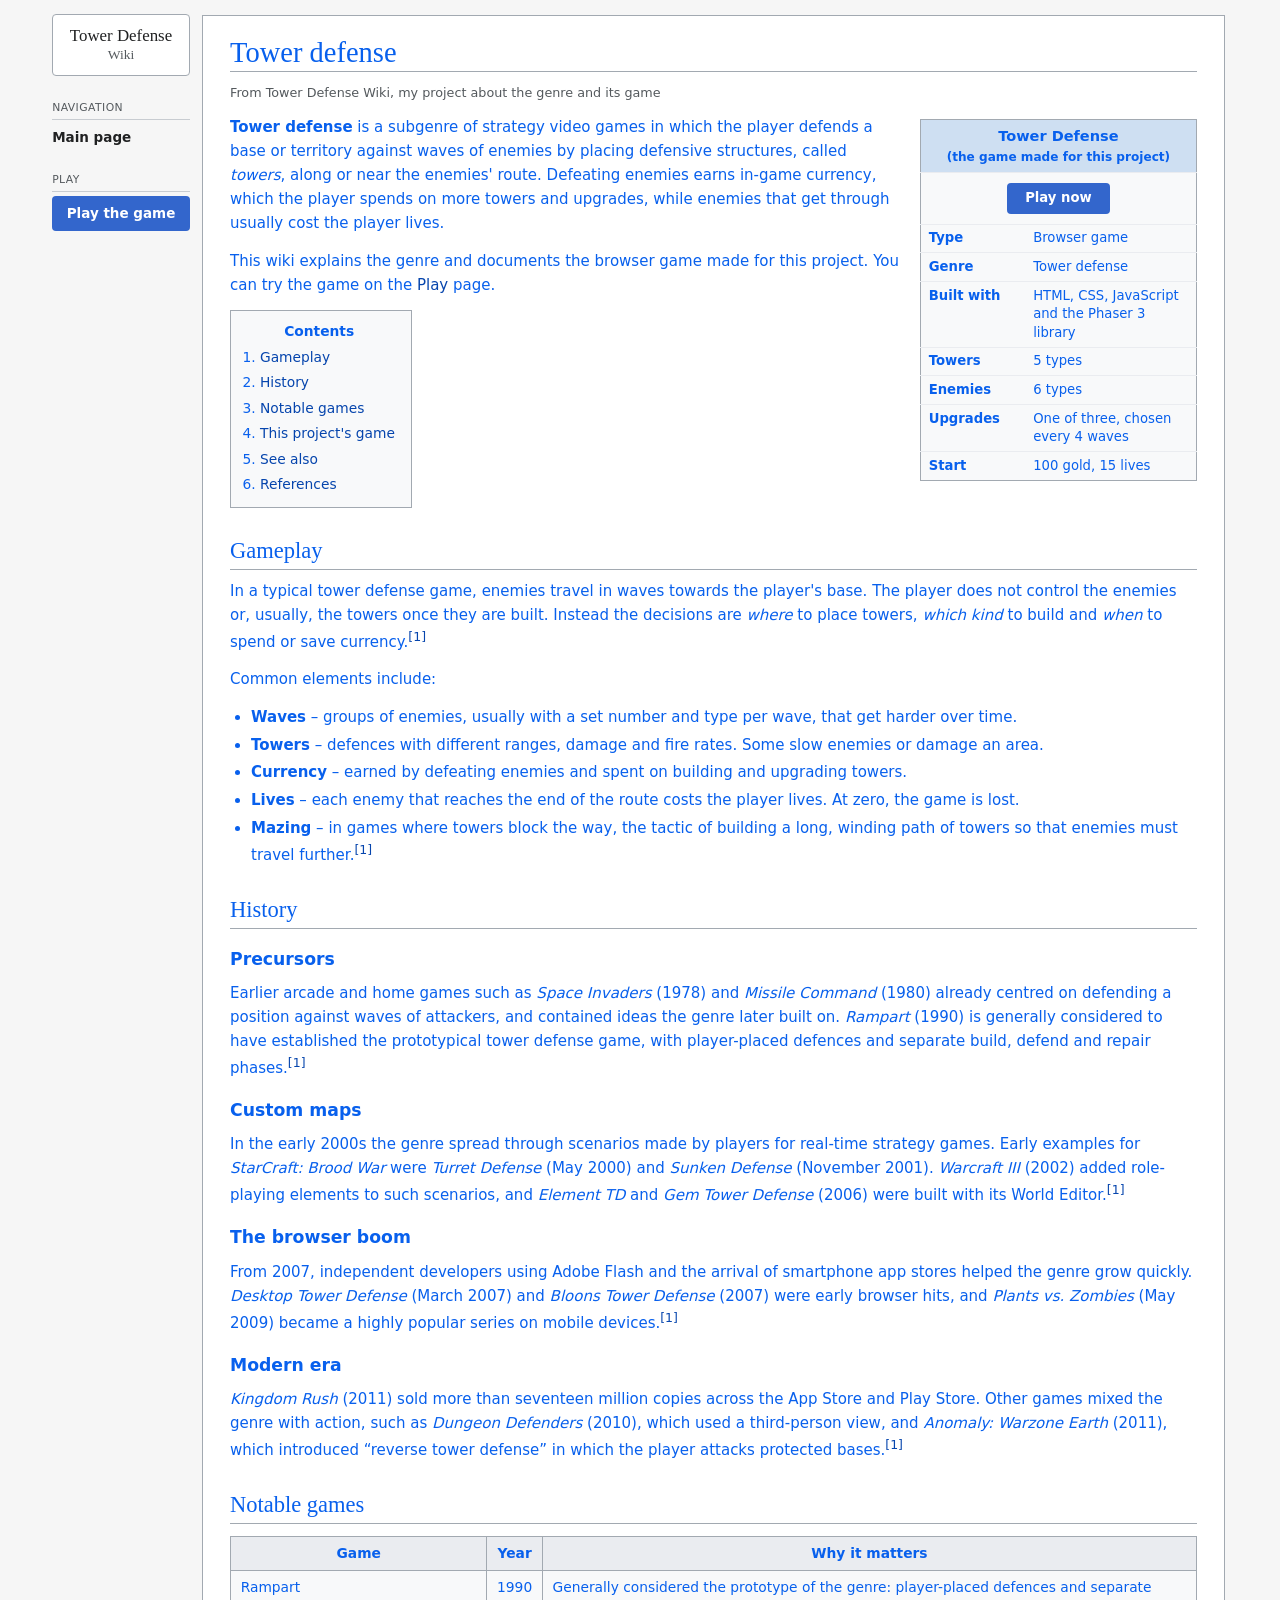
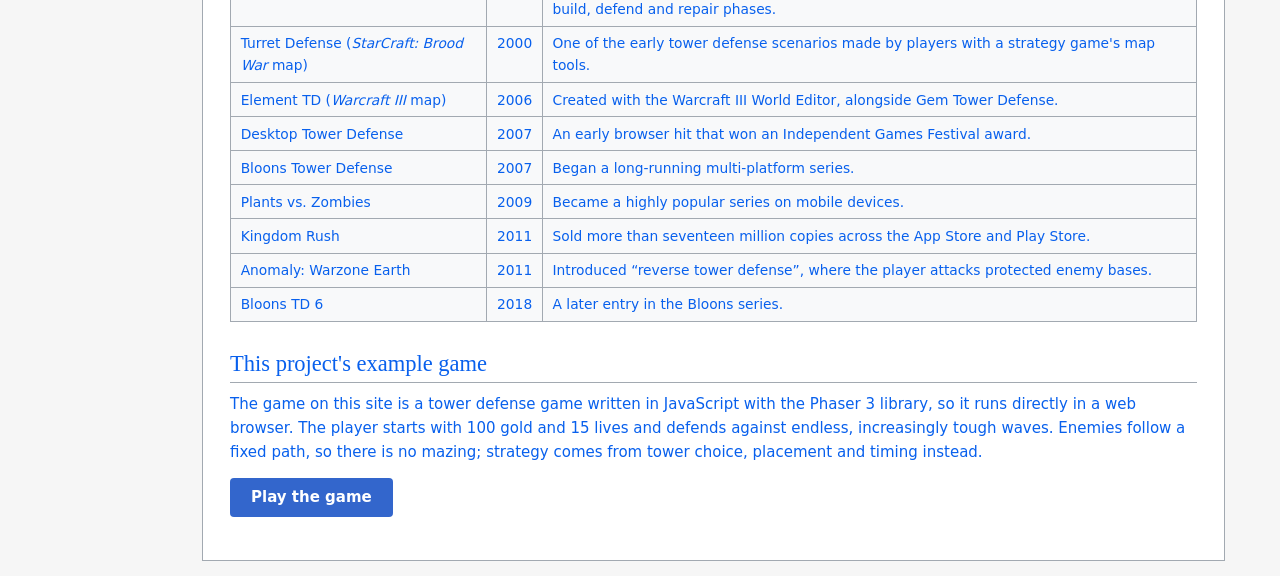
<file: index.html>
<!DOCTYPE html>

<!-- The html element contains the entire webpage -->
<html lang="en">

<head>
  <!-- Sets the character encoding so special characters display correctly -->
  <meta charset="UTF-8">

  <!-- Helps the website fit different screen sizes, including mobile phones -->
  <meta name="viewport" content="width=device-width, initial-scale=1.0">

  <!-- Sets the title displayed in the browser tab -->
  <title>Tower defense - Tower Defense Wiki</title>

  <!-- Connects this HTML page to the CSS file that controls its appearance -->
  <link rel="stylesheet" href="style.css">
</head>

<body>

<!-- Main container that groups the sidebar and page content -->
<div class="layout">

  <!-- SIDEBAR: contains the logo and navigation links -->
  <nav class="sidebar">

    <!-- Website logo; clicking it takes the visitor to the main page -->
    <a class="logo" href="index.html">Tower Defense<span>Wiki</span></a>

    <!-- Navigation menu -->
    <div class="portlet">
      <h3>Navigation</h3>
      <ul>
        <!-- Link to the main page; active identifies the current page for CSS styling -->
        <li><a href="index.html" class="active">Main page</a></li>
      </ul>
    </div>

    <!-- Section containing the link to play the game -->
    <div class="portlet">
      <h3>Play</h3>
      <a class="play-link" href="play.html">Play the game</a>
    </div>

  </nav>

  <!-- MAIN CONTENT: contains the information displayed on the page -->
  <main class="content">

    <!-- Main heading of the webpage -->
    <h1>Tower defense</h1>

    <!-- Short description displayed below the main heading -->
    <p class="tagline">From Tower Defense Wiki, my project about the genre and its game</p>

    <!-- INFOBOX: a table containing basic information about the game -->
    <table class="infobox">

      <!-- Caption gives the table a title; br starts a new line and small makes the subtitle smaller -->
      <caption>Tower Defense<br><small>(the game made for this project)</small></caption>

      <!-- colspan="2" makes this cell span two columns -->
      <tr>
        <td colspan="2" class="center">
          <!-- Link styled like a button using the CSS class button -->
          <a class="button" href="play.html">Play now</a>
        </td>
      </tr>

      <!-- Each tr creates a table row; th is a heading cell and td is a data cell -->
      <tr><th>Type</th><td>Browser game</td></tr>
      <tr><th>Genre</th><td>Tower defense</td></tr>
      <tr><th>Built with</th><td>HTML, CSS, JavaScript and the Phaser 3 library</td></tr>
      <tr><th>Towers</th><td>5 types</td></tr>
      <tr><th>Enemies</th><td>6 types</td></tr>
      <tr><th>Upgrades</th><td>One of three, chosen every 4 waves</td></tr>
      <tr><th>Start</th><td>100 gold, 15 lives</td></tr>

    </table>

    <!-- INTRODUCTION: explains what the tower defense genre is -->
    <p><b>Tower defense</b> is a subgenre of strategy video games in which the player defends a base or
    territory against waves of enemies by placing defensive structures, called <em>towers</em>, along or near the
    enemies' route. Defeating enemies earns in-game currency, which the player spends on more towers and upgrades,
    while enemies that get through usually cost the player lives.</p>

    <!-- Introduces the purpose of this wiki and links to the game page -->
    <p>This wiki explains the genre and documents the browser game made for this project. You can try the game on the
    <a href="play.html">Play</a> page.</p>

    <!-- TABLE OF CONTENTS: links to sections further down this page -->
    <div class="toc">
      <strong>Contents</strong>

      <!-- An ordered list automatically numbers the contents -->
      <ol>
        <!-- Each href beginning with # links to an element with the matching id -->
        <li><a href="#gameplay">Gameplay</a></li>
        <li><a href="#history">History</a></li>
        <li><a href="#notable">Notable games</a></li>
        <li><a href="#this-game">This project's game</a></li>
        <li><a href="#see-also">See also</a></li>
        <li><a href="#references">References</a></li>
      </ol>
    </div>

    <!-- GAMEPLAY SECTION: explains the basic rules of tower defense games -->
    <h2 id="gameplay">Gameplay</h2>

    <p>In a typical tower defense game, enemies travel in waves towards the player's base. The player does not control
    the enemies or, usually, the towers once they are built. Instead the decisions are <em>where</em> to place towers,
    <em>which kind</em> to build and <em>when</em> to spend or save currency.<sup><a href="#ref1">[1]</a></sup></p>

    <!-- Unordered list of common tower defense mechanics -->
    <p>Common elements include:</p>
    <ul>
      <li><b>Waves</b> – groups of enemies, usually with a set number and type per wave, that get harder over time.</li>
      <li><b>Towers</b> – defences with different ranges, damage and fire rates. Some slow enemies or damage an area.</li>
      <li><b>Currency</b> – earned by defeating enemies and spent on building and upgrading towers.</li>
      <li><b>Lives</b> – each enemy that reaches the end of the route costs the player lives. At zero, the game is lost.</li>
      <li><b>Mazing</b> – in games where towers block the way, the tactic of building a long, winding path of towers
      so that enemies must travel further.<sup><a href="#ref1">[1]</a></sup></li>
    </ul>

    <!-- HISTORY SECTION: describes how the genre developed over time -->
    <h2 id="history">History</h2>

    <!-- Subsection about games that influenced the genre -->
    <h3 id="precursors">Precursors</h3>
    <p>Earlier arcade and home games such as <em>Space Invaders</em> (1978) and <em>Missile Command</em> (1980) already
    centred on defending a position against waves of attackers, and contained ideas the genre later built on.
    <em>Rampart</em> (1990) is generally considered to have established the prototypical tower defense game, with
    player-placed defences and separate build, defend and repair phases.<sup><a href="#ref1">[1]</a></sup></p>

    <!-- Subsection about tower defense maps created by players -->
    <h3 id="custom-maps">Custom maps</h3>
    <p>In the early 2000s the genre spread through scenarios made by players for real-time strategy games. Early
    examples for <em>StarCraft: Brood War</em> were <em>Turret Defense</em> (May 2000) and <em>Sunken Defense</em>
    (November 2001). <em>Warcraft III</em> (2002) added role-playing elements to such scenarios, and
    <em>Element TD</em> and <em>Gem Tower Defense</em> (2006) were built with its World Editor.<sup><a href="#ref1">[1]</a></sup></p>

    <!-- Subsection about the popularity of browser-based games -->
    <h3 id="browser-boom">The browser boom</h3>
    <p>From 2007, independent developers using Adobe Flash and the arrival of smartphone app stores helped the genre
    grow quickly. <em>Desktop Tower Defense</em> (March 2007) and <em>Bloons Tower Defense</em> (2007) were early
    browser hits, and <em>Plants vs. Zombies</em> (May 2009) became a highly popular series on mobile devices.<sup><a href="#ref1">[1]</a></sup></p>

    <!-- Subsection about more recent tower defense games -->
    <h3 id="modern">Modern era</h3>
    <p><em>Kingdom Rush</em> (2011) sold more than seventeen million copies across the App Store and Play Store.
    Other games mixed the genre with action, such as <em>Dungeon Defenders</em> (2010), which used a third-person view,
    and <em>Anomaly: Warzone Earth</em> (2011), which introduced “reverse tower defense” in which the player
    attacks protected bases.<sup><a href="#ref1">[1]</a></sup></p>

    <!-- NOTABLE GAMES SECTION: a table comparing important games -->
    <h2 id="notable">Notable games</h2>

    <!-- This wrapper may allow the table to scroll on narrow screens, depending on the CSS -->
    <div class="table-wrap">
      <table class="wikitable">

        <!-- Column headings for the table -->
        <tr><th>Game</th><th>Year</th><th>Why it matters</th></tr>

        <!-- Each row contains a game's name, release year and significance -->
        <tr><td>Rampart</td><td class="num">1990</td><td>Generally considered the prototype of the genre: player-placed defences and separate build, defend and repair phases.</td></tr>
        <tr><td>Turret Defense (<em>StarCraft: Brood War</em> map)</td><td class="num">2000</td><td>One of the early tower defense scenarios made by players with a strategy game's map tools.</td></tr>
        <tr><td>Element TD (<em>Warcraft III</em> map)</td><td class="num">2006</td><td>Created with the Warcraft III World Editor, alongside Gem Tower Defense.</td></tr>
        <tr><td>Desktop Tower Defense</td><td class="num">2007</td><td>An early browser hit that won an Independent Games Festival award.</td></tr>
        <tr><td>Bloons Tower Defense</td><td class="num">2007</td><td>Began a long-running multi-platform series.</td></tr>
        <tr><td>Plants vs. Zombies</td><td class="num">2009</td><td>Became a highly popular series on mobile devices.</td></tr>
        <tr><td>Kingdom Rush</td><td class="num">2011</td><td>Sold more than seventeen million copies across the App Store and Play Store.</td></tr>
        <tr><td>Anomaly: Warzone Earth</td><td class="num">2011</td><td>Introduced “reverse tower defense”, where the player attacks protected enemy bases.</td></tr>
        <tr><td>Bloons TD 6</td><td class="num">2018</td><td>A later entry in the Bloons series.</td></tr>

      </table>
    </div>

    <!-- THIS PROJECT'S GAME: describes the game developed for this website -->
    <h2 id="this-game">This project's example game</h2>

    <p>The game on this site is a tower defense game written in JavaScript with the Phaser 3 library, so it runs
    directly in a web browser. The player starts with 100 gold and 15 lives and defends against endless,
    increasingly tough waves. Enemies follow a fixed path, so there is no mazing; strategy comes from tower choice,
    placement and timing instead.</p>
    <!-- Button-style link that takes the visitor to the game -->
    <p><a class="button" href="play.html"> Play the game</a></p>
  </main>
</div>
</body>
</html>
</file>
<file: style.css>
/* =====================================================================================
   Tower Defense Wiki - one stylesheet (style.css) shared by every page.
   A stylesheet tells the browser how the HTML should LOOK (colours, sizes, spacing).
   Each block below is: selector { property: value; }
   The selector says WHICH elements, the properties say HOW they look.
   ===================================================================================== */

/* ----- Basic rules for the whole page ----- */

/* "*" means every element. border-box makes a width include the padding and border,
   which makes sizes easier to predict. */
* { box-sizing: border-box; }

/* The page background and the default text style. Everything inside <body> inherits it. */
body {
  margin: 0;                  /* remove the white edge the browser adds by default */
  background: #f6f6f6;        /* light grey page background */
  color: #0860ed;             /* default text colour (blue) */
  font-family: system-ui, -apple-system, "Segoe UI", Roboto, Arial, sans-serif;   /* the first font that exists is used */
  font-size: 15px;
  line-height: 1.6;           /* space between lines of text */
}

/* Links: blue, no underline, underline appears when the mouse is over them,
   and a darker colour for links that were already visited. */
a { color: #0645ad; text-decoration: none; }
a:hover { text-decoration: underline; }
a:visited { color: #0b0080; }

/* ----- Page layout: sidebar on the left, article on the right ----- */

/* .layout is the box around the sidebar and the article. "display: flex" puts them side by side. */
.layout {
  display: flex;
  max-width: 1200px;          /* never wider than 1200px */
  margin: 0 auto;             /* "auto" on the sides centres the box */
  min-height: 100vh;          /* at least as tall as the browser window (vh = % of window height) */
}

/* The sidebar with the navigation links. */
.sidebar {
  width: 12em;                /* em = a multiple of the font size */
  flex-shrink: 0;             /* do not let the sidebar get squeezed smaller */
  padding: 1em 0.9em;
  font-size: 0.9em;
}

/* The "Tower Defense Wiki" box at the top of the sidebar. */
.logo {
  display: block;
  margin-bottom: 1.4em;
  padding: 0.7em 0.5em;
  text-align: center;
  line-height: 1.2;
  font-family: Georgia, "Times New Roman", serif;
  font-size: 1.25em;
  color: #202122 !important;  /* !important = this rule wins over other colour rules */
  background: #fff;
  border: 1px solid #a2a9b1;
  border-radius: 4px;         /* rounded corners */
}
.logo span { display: block; font-size: 0.8em; color: #54595d; }   /* the small word "Wiki" under the title */
.logo:hover { text-decoration: none; }

/* A "portlet" is one group of links in the sidebar, for example "Navigation". */
.portlet { margin-bottom: 1.4em; }
.portlet h3 {                 /* the small grey heading of the group */
  margin: 0 0 0.4em;
  padding-bottom: 0.2em;
  font-size: 0.8em;
  font-weight: normal;
  color: #54595d;
  text-transform: uppercase;  /* show the text in CAPITAL LETTERS */
  letter-spacing: 0.04em;
  border-bottom: 1px solid #c8ccd1;
}
.portlet ul { margin: 0; padding: 0; list-style: none; }   /* a list without bullet points */
.portlet li { margin: 0; padding: 0.25em 0; }
.portlet a.active { color: #202122; font-weight: bold; }   /* the link of the page you are on */

/* The blue "Play the game" button in the sidebar. */
.play-link {
  display: block;
  padding: 0.5em 0.6em;
  text-align: center;
  font-weight: bold;
  color: #fff !important;
  background: #36c;
  border-radius: 4px;
}
.play-link:hover { background: #447ff5; text-decoration: none; }   /* lighter blue under the mouse */

/* ----- The article ----- */

/* The white box with the main text of the page. */
.content {
  flex: 1;                    /* take all the space that is left next to the sidebar */
  min-width: 0;               /* lets wide content (like tables) shrink instead of stretching the page */
  margin: 1em 1em 1em 0;      /* top, right, bottom, left */
  padding: 1.2em 1.8em 2em;
  background: #fff;
  border: 1px solid #a2a9b1;
}

/* Headings h1 and h2 get a serif font and a thin line underneath, like Wikipedia. */
.content h1,
.content h2 {
  font-family: "Linux Libertine", Georgia, "Times New Roman", serif;
  font-weight: normal;
  border-bottom: 1px solid #a2a9b1;
  margin: 0.6em 0 0.4em;
}
.content h1 { font-size: 1.9em; margin-top: 0; line-height: 1.3; }
.content h2 { font-size: 1.5em; margin-top: 1.1em; }
.content h3 { font-size: 1.15em; margin: 1em 0 0.3em; }

.tagline { margin: -0.2em 0 1em; color: #54595d; font-size: 0.85em; }   /* "From Tower Defense Wiki" under the title */
.content p { margin: 0.5em 0 0.9em; }
.content ul, .content ol { margin: 0.3em 0 1em 1.4em; padding: 0; }
.content li { margin-bottom: 0.25em; }

.hatnote { margin: 0 0 1em 1.6em; font-style: italic; font-size: 0.92em; }   /* short italic note at the top of a page */

/* ----- Infobox (floats on the right, like an encyclopedia) ----- */

/* The small table with facts on the main page. "float: right" makes the text wrap around it. */
.infobox {
  float: right;
  clear: right;               /* do not sit next to another floating box */
  width: 21em;
  margin: 0.3em 0 1em 1.5em;
  border: 1px solid #a2a9b1;
  background: #f8f9fa;
  border-collapse: collapse;  /* merge the borders of neighbouring cells */
  font-size: 0.88em;
  line-height: 1.4;
}
.infobox caption {            /* the blue title bar of the infobox */
  padding: 0.4em;
  font-size: 1.1em;
  font-weight: bold;
  text-align: center;
  background: #cedff2;
  border: 1px solid #a2a9b1;
  border-bottom: 0;
}
.infobox th, .infobox td {    /* th = label cell, td = value cell */
  padding: 0.35em 0.6em;
  vertical-align: top;
  border-top: 1px solid #eaecf0;
}
.infobox th { width: 38%; text-align: left; }
.infobox .center { text-align: center; padding: 0.7em; }

/* ----- Contents box ----- */

/* The "Contents" list of links at the top of an article. "display: table" makes the box
   only as wide as its content. */
.toc {
  display: table;
  margin: 0.8em 0 1.2em;
  padding: 0.6em 1.2em 0.6em 0.9em;
  border: 1px solid #a2a9b1;
  background: #f8f9fa;
  font-size: 0.92em;
}
.toc strong { display: block; text-align: center; margin-bottom: 0.3em; }
.toc ol { margin: 0 0 0 1.2em; }

/* ----- Tables ----- */

/* .table-wrap lets a wide table scroll sideways on small screens instead of breaking the page. */
.table-wrap { overflow-x: auto; margin: 0.8em 0 1.2em; }

/* "wikitable" is the style of the data tables (towers, enemies, waves). */
table.wikitable {
  border-collapse: collapse;
  background: #f8f9fa;
  font-size: 0.92em;
}
table.wikitable th, table.wikitable td {
  padding: 0.4em 0.7em;
  border: 1px solid #a2a9b1;
  vertical-align: top;
}
table.wikitable th { background: #eaecf0; text-align: center; }   /* header cells: grey and centred */
table.wikitable td.num { text-align: center; }                    /* cells with numbers are centred */

/* The small coloured square in front of a tower or enemy name. */
.swatch {
  display: inline-block;
  width: 0.9em;
  height: 0.9em;
  margin-right: 0.4em;
  vertical-align: -0.1em;
  border: 1px solid #000;
}

/* ----- Call-out boxes ----- */

/* A box with a coloured bar on the left, used for tips and notes. */
.notice {
  clear: both;                /* start below any floating infobox */
  margin: 1em 0;
  padding: 0.7em 1em;
  border: 1px solid #a2a9b1;
  border-left: 6px solid #36c;
  background: #f8f9fa;
}
.notice.tip { border-left-color: #14866d; }   /* a notice that also has the class "tip" gets a green bar */

/* A big blue button made from a link (for example "Play the game"). */
.button {
  display: inline-block;
  padding: 0.5em 1.4em;
  font-weight: bold;
  color: #fff !important;
  background: #36c;
  border-radius: 4px;
}
.button:hover { background: #447ff5; text-decoration: none; }

.references { font-size: 0.92em; }   /* the list of sources at the bottom of the main page */

/* ----- The game itself (Play page) ----- */

/* #game is the box (id="game" in play.html) that Phaser puts the game into.
   "#" means: the element with this id. */
#game {
  width: 100%;
  max-width: 960px;
  aspect-ratio: 960 / 660;   /* same shape as the game, so it never stretches */
  margin: 1em auto;
  background: #12151c;
  border: 2px solid #202122;
}

/* The small text at the bottom of every page. */
.footer {
  max-width: 1200px;
  margin: 0 auto;
  padding: 0 1em 2em 13.5em;  /* the large left padding lines it up with the article, not the sidebar */
  font-size: 0.8em;
  color: #54595d;
}

/* ----- Phones and narrow windows ----- */

/* Rules inside @media only apply when the window is 800px wide or less. Here the sidebar
   moves above the article and the infobox gets the full width. */
@media (max-width: 800px) {
  .layout { flex-direction: column; }                  /* stack instead of side by side */
  .sidebar { width: auto; padding-bottom: 0; }
  .logo { margin-bottom: 0.8em; }
  .portlet { margin-bottom: 0.8em; }
  .portlet ul { display: flex; flex-wrap: wrap; gap: 0.2em 1em; }   /* links next to each other */
  .content { margin: 0.5em; padding: 1em; }
  .infobox { float: none; width: 100%; margin: 0.5em 0 1em; }
  .footer { padding-left: 1em; }
}
</file>
